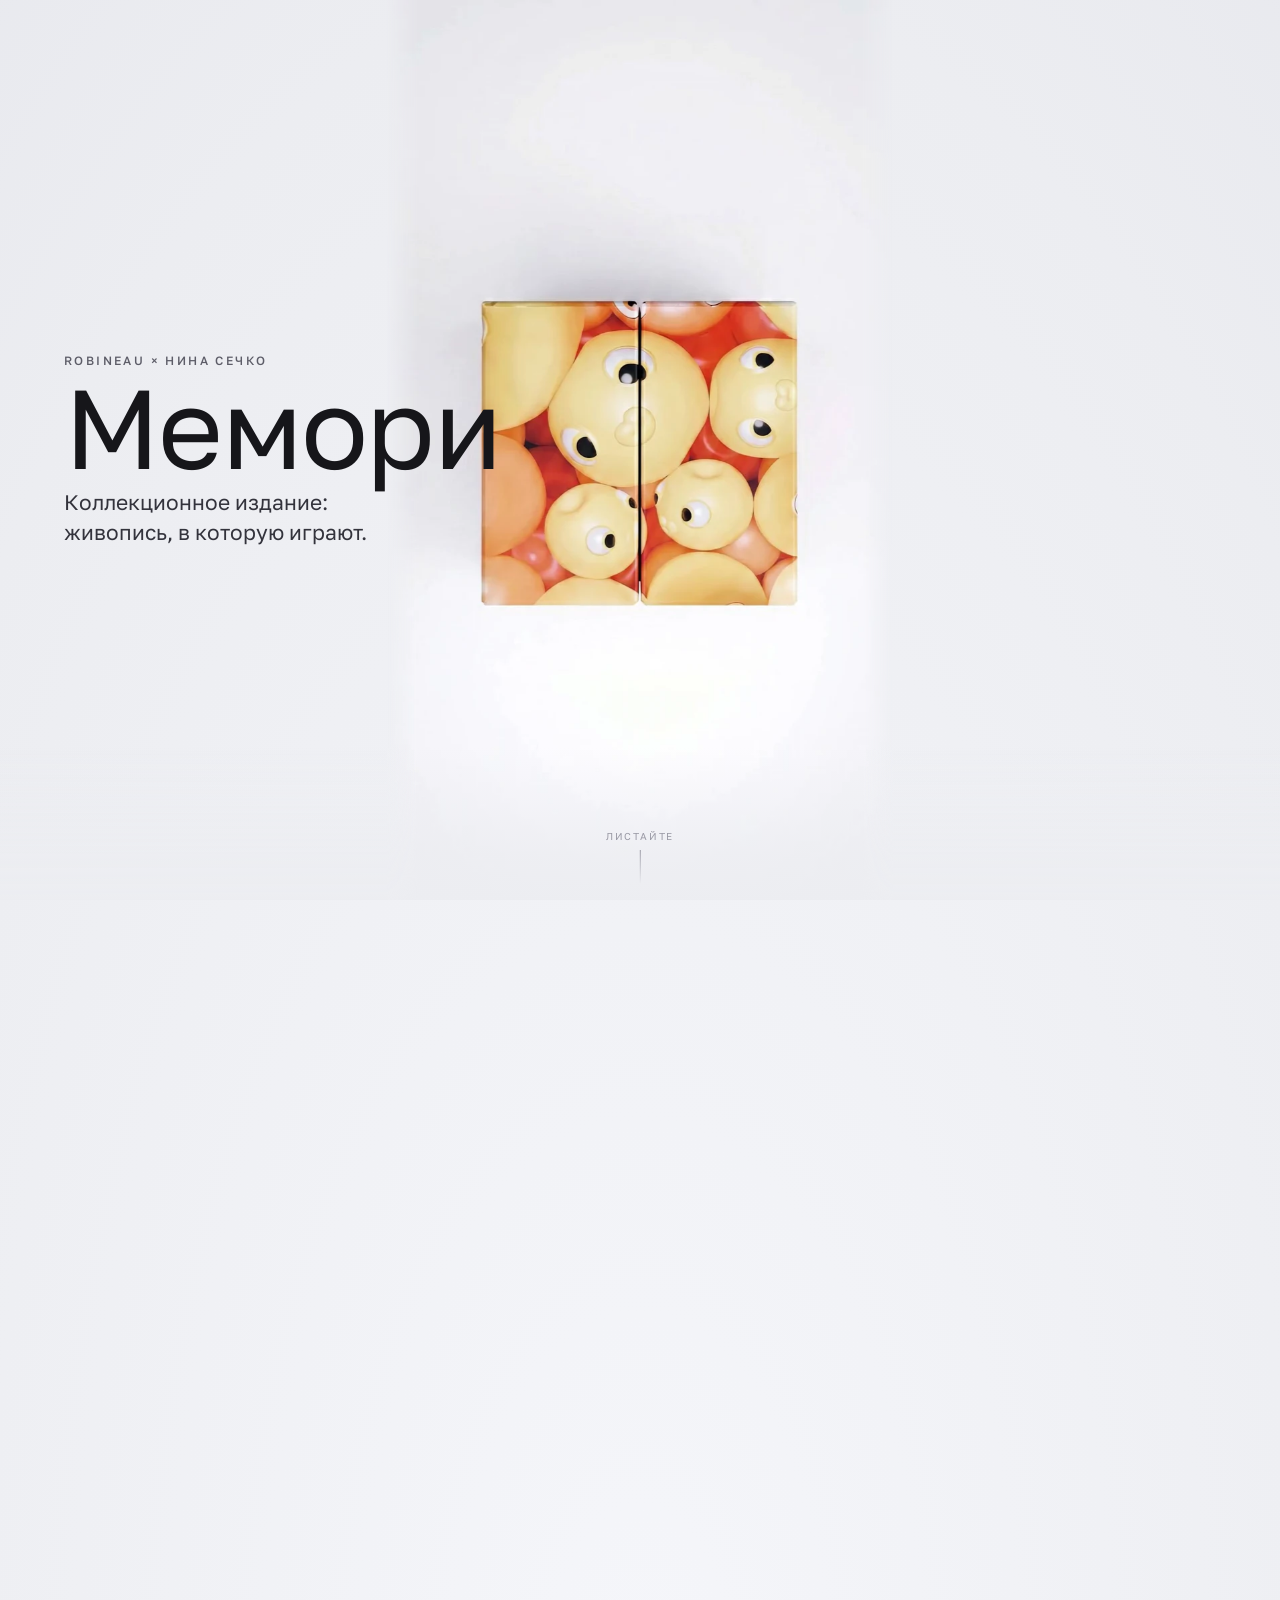
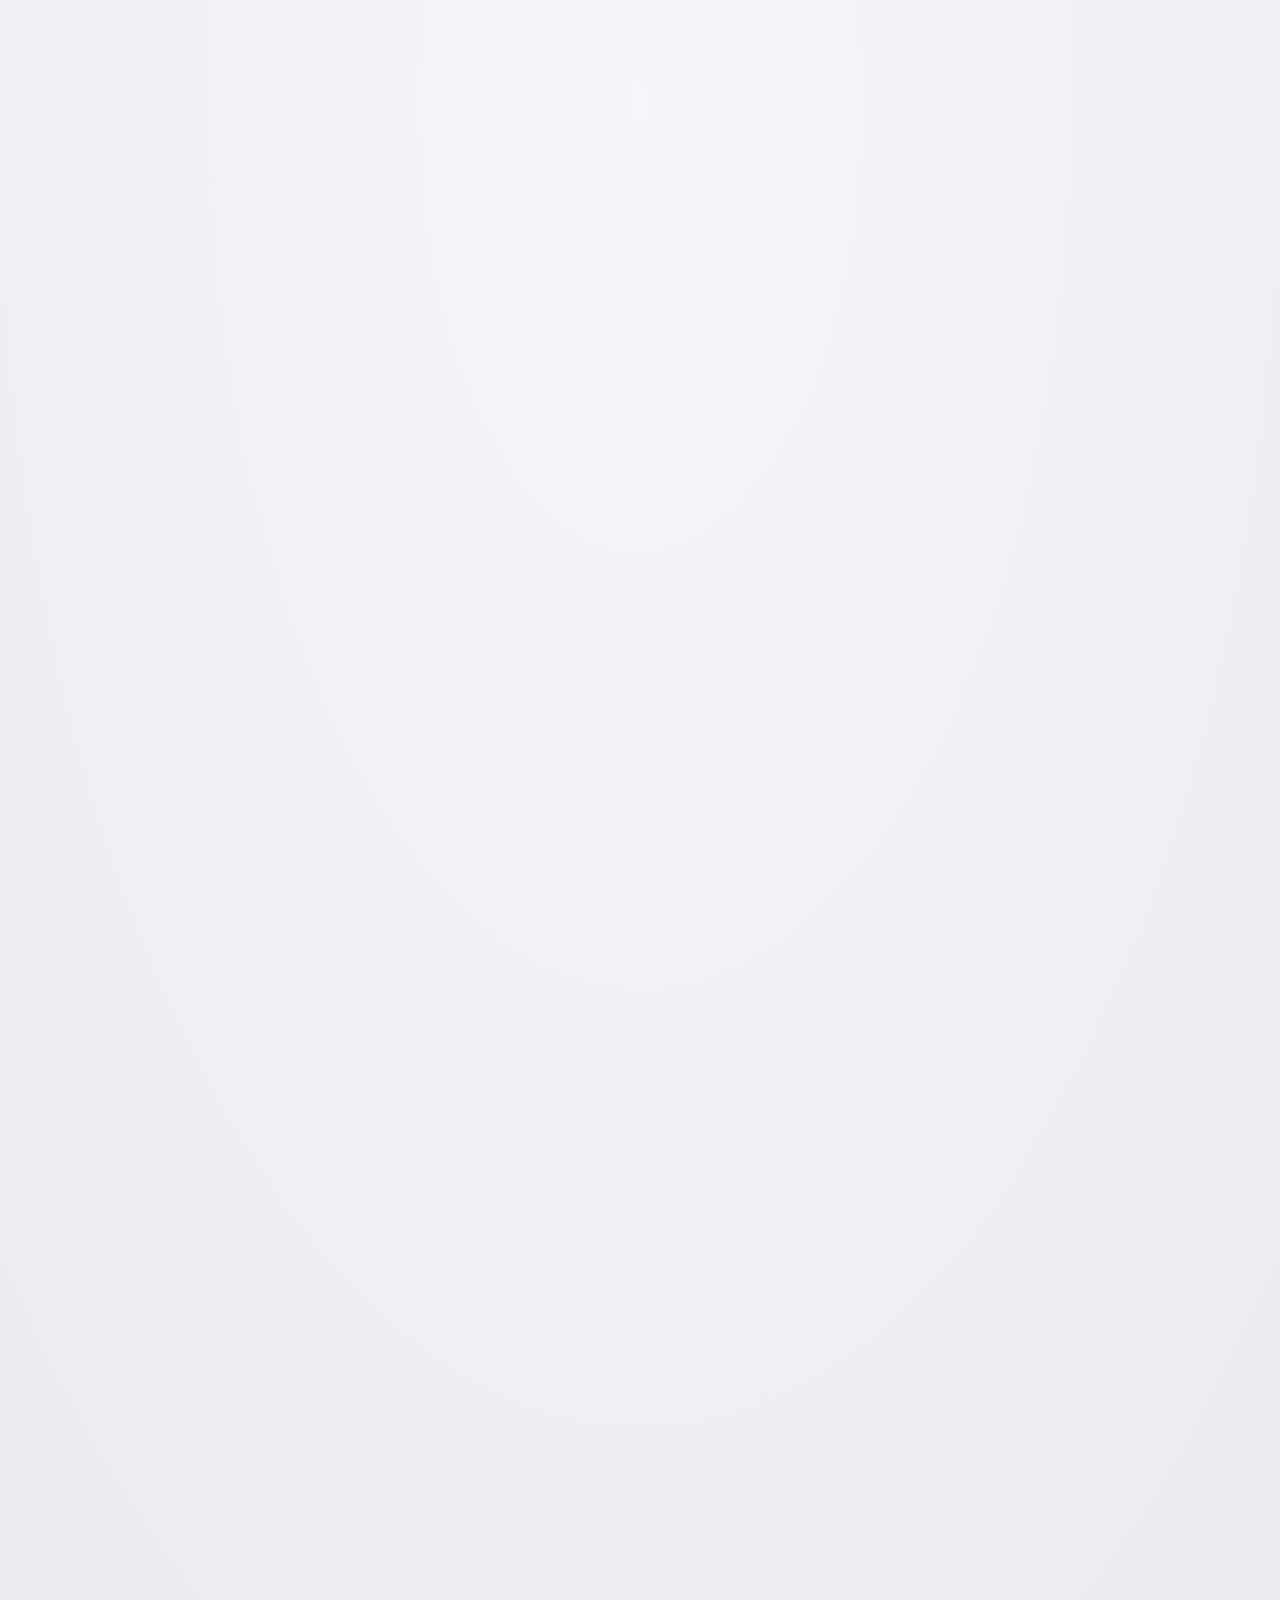
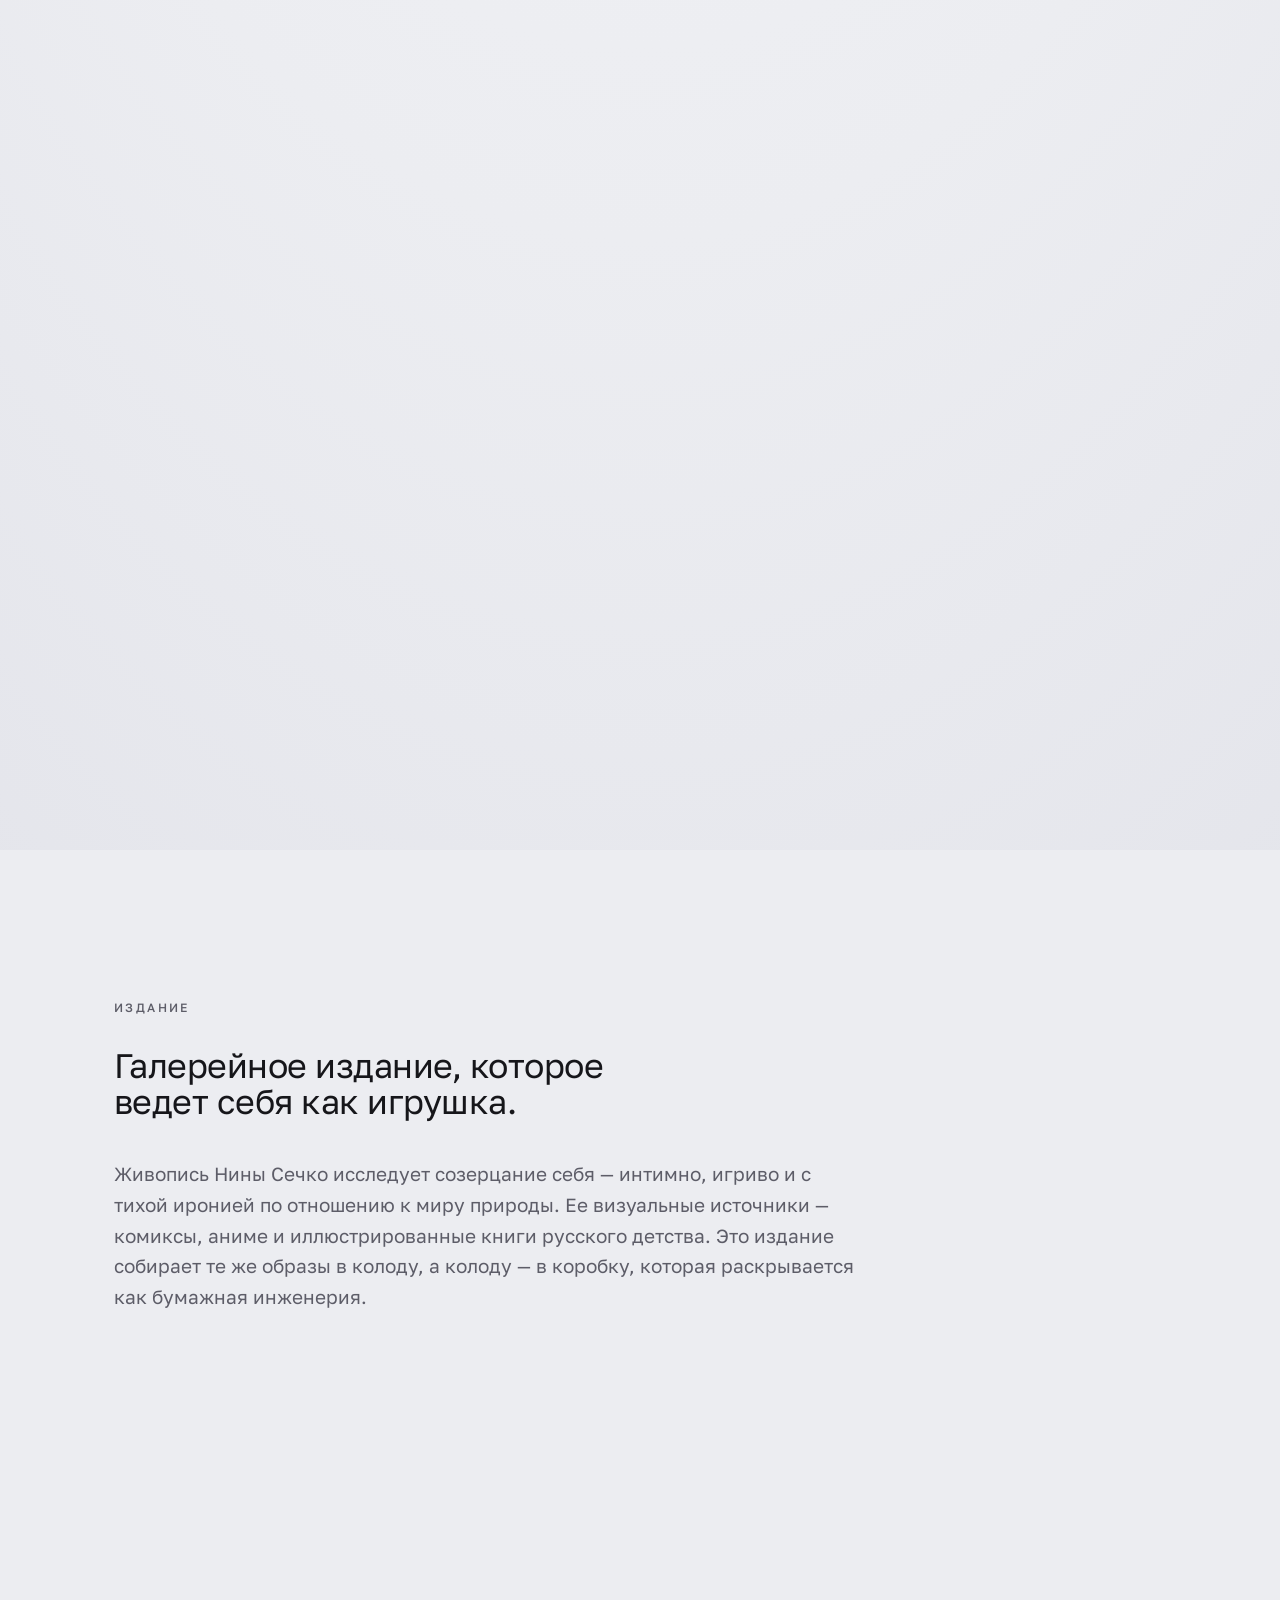
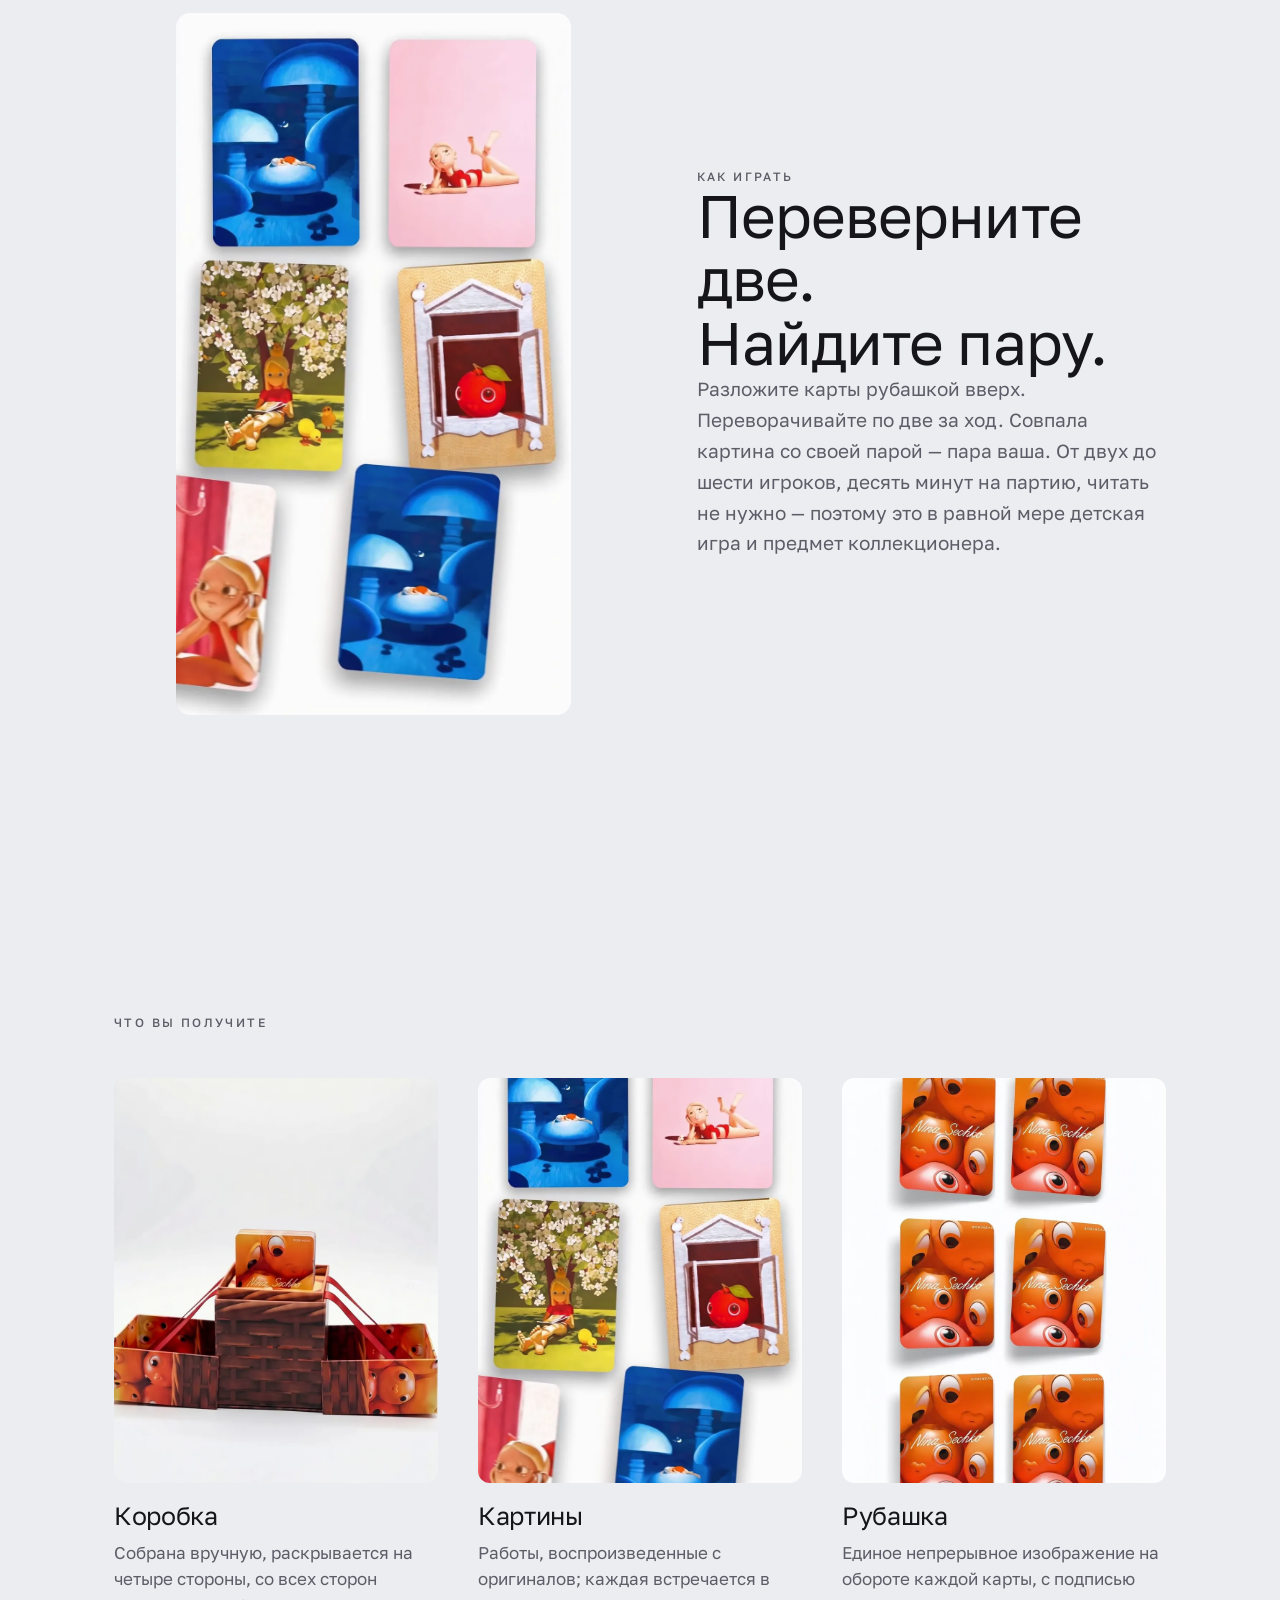
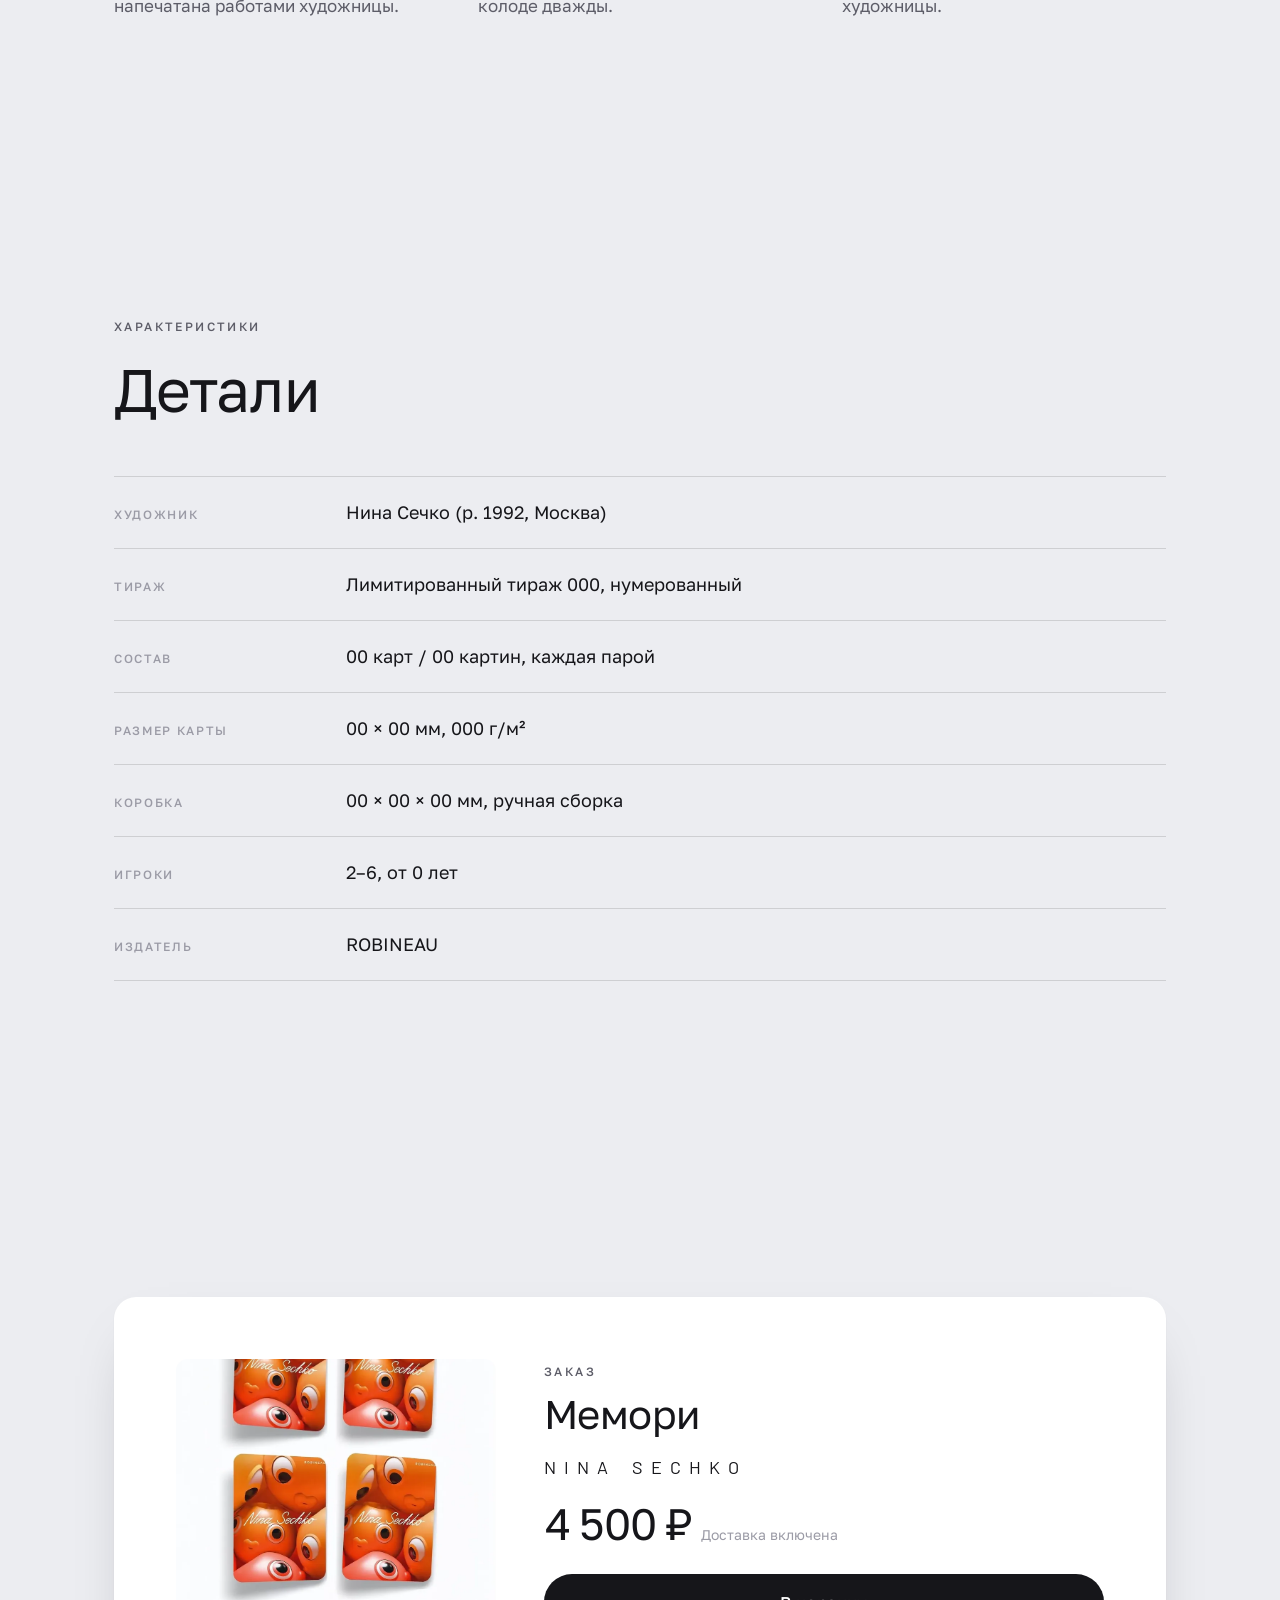
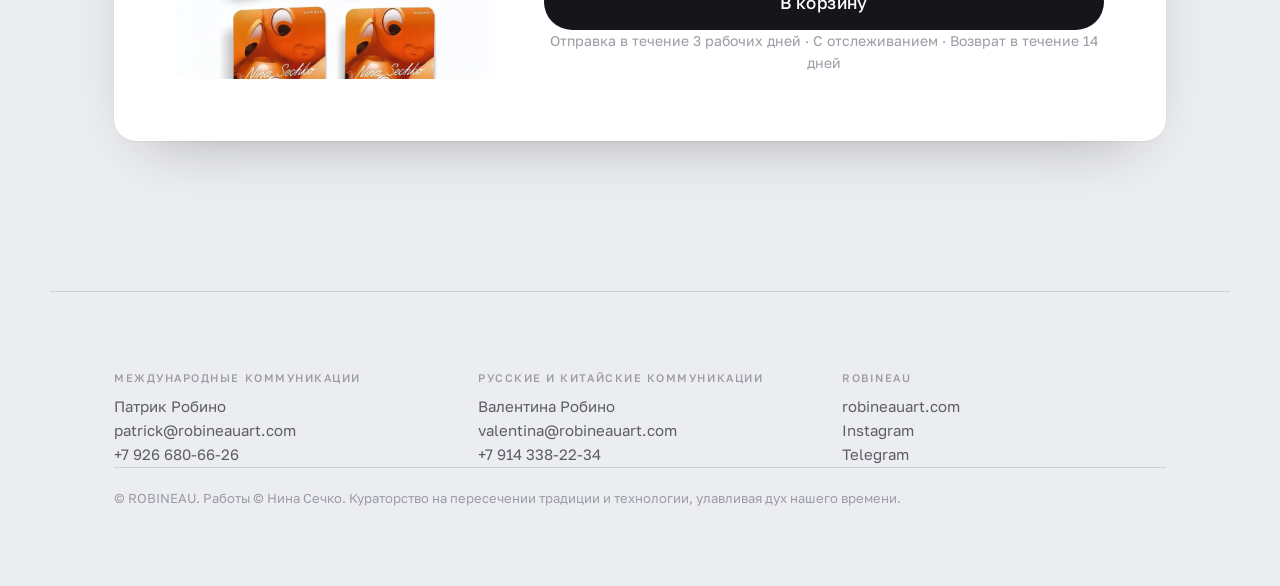
<file: index.html>
<!doctype html>
<html lang="ru">
<head>
<meta charset="utf-8">
<meta name="viewport" content="width=device-width,initial-scale=1,viewport-fit=cover">
<title>Мемори — Нина Сечко × ROBINEAU</title>
<meta name="description" content="Коллекционное издание: живопись, в которую играют. Нина Сечко, издано ROBINEAU.">
<meta name="theme-color" content="#ECEDF1">
<meta property="og:type" content="product">
<meta property="og:title" content="Мемори — Нина Сечко × ROBINEAU">
<meta property="og:description" content="Коллекционное издание: живопись, в которую играют.">
<meta property="og:image" content="https://futurenyx.github.io/nina-memory-game/media/og.jpg">
<meta name="twitter:card" content="summary_large_image">
<link rel="preconnect" href="https://fonts.googleapis.com">
<link rel="preconnect" href="https://fonts.gstatic.com" crossorigin>
<link rel="stylesheet" href="https://fonts.googleapis.com/css2?family=Barlow:wght@400;500&family=Golos+Text:wght@400;500;600&display=swap">
<style>
html,body{margin:0;padding:0;background:#ECEDF1}
/* ============================================================
   NINA SECHKO x ROBINEAU - scroll-opening hero
   Self-contained. Everything is namespaced under .nsx so it
   cannot collide with Tilda's own styles.
   ============================================================ */
.nsx *,.nsx *::before,.nsx *::after{box-sizing:border-box}
.nsx{
  /* ===== THE ONE SETTING WORTH CHANGING =====
     Background of this section. #ECEDF1 is sampled off the film's own
     studio backdrop, so the frames sit on the page instead of on top of
     it. If you would rather it matched a neighbouring Tilda section,
     white (#FFFFFF) and #F2F2F2 both look fine too - just change the
     three values on this line and the two below it.                      */
  --ground:#ECEDF1;
  --ground-rgb:236,237,241;   /* same colour as --ground, in r,g,b form */
  --ground-hi:#F5F6FA;
  --ground-lo:#E1E2E9;

  /* ===== HOW FAR THE FRAME BLENDS INTO THE PAGE =====
     --fade-y  how far up from the bottom edge the blend reaches
     --fade-x  how far in from the left and right edges (wide screens only)
     Bigger = softer join but more of the picture washed out. These are
     deliberately short: during the card burst the artwork reaches all
     four edges, so a long fade eats into it. */
  --fade-y:17%;
  --fade-x:6%;
  --ink:#16161A;
  --ink-soft:#5D5D68;
  --ink-mid:#33333C;
  --ink-faint:#9B9BA6;

  /* TildaSans is already loaded on any Tilda page, so the captions match
     the rest of the site and cost no extra network request. */
  --sans:"TildaSans","Golos Text",-apple-system,BlinkMacSystemFont,"Segoe UI",Roboto,"Helvetica Neue",Arial,sans-serif;
  --pad:clamp(20px,5.5vw,64px);

  font-family:var(--sans);
  color:var(--ink);
  background:var(--ground);
  -webkit-font-smoothing:antialiased;
  -moz-osx-font-smoothing:grayscale;
  -webkit-text-size-adjust:100%;
  text-size-adjust:100%;
  /* clip, NOT hidden - overflow:hidden on an ancestor kills position:sticky,
     which is the whole mechanism here. */
  overflow-x:clip;
}
.nsx canvas{display:block;max-width:100%}
.nsx p{margin:0}
.nsx h1{margin:0;font-weight:400;line-height:1.06}

/* ---------- the scroll runway ----------
   Taller = the box opens more slowly as you scroll. 350svh means about
   three and a half screens of scrolling to open the box fully. Drop it to
   250svh for a quicker open, raise it to 500svh for a slower one. */
.nsx__scrolly{
  position:relative;
  height:350vh;    /* fallback for browsers without svh */
  height:350svh;
  background:radial-gradient(120% 78% at 50% 42%,var(--ground-hi) 0%,var(--ground) 55%,var(--ground-lo) 100%);
}
@media (min-width:860px){.nsx__scrolly{height:450vh;height:450svh}}
@media (max-width:520px){.nsx__scrolly{height:320vh;height:320svh}}

.nsx__stage{
  position:sticky;
  top:0;
  /* svh (not vh / dvh) so the iOS URL bar collapsing never resizes the
     stage mid-scroll - that is the classic cause of jitter. */
  height:100vh;
  height:100svh;
  overflow:hidden;
  display:grid;
  place-items:center;
}

/* The canvas fills the height of the stage and is centred. On a phone it is
   wider than the screen, so the frame covers edge to edge with the sides
   cropped; on desktop it settles to exactly 9:16 with page ground either
   side. */
.nsx__canvas{
  position:absolute;
  top:0;
  left:50%;
  transform:translateX(-50%);
  height:100vh;
  height:100svh;
  width:min(100%,calc(100vh * 0.5625));
  width:min(100%,calc(100svh * 0.5625));
}
@media (min-width:860px){
  /* feather the vertical edges into the page so the frame does not end on
     a hard line. Not needed on a phone, where it is already full-bleed. */
  .nsx__canvas{
    -webkit-mask-image:linear-gradient(90deg,transparent 0,#000 var(--fade-x),#000 calc(100% - var(--fade-x)),transparent 100%);
    mask-image:linear-gradient(90deg,transparent 0,#000 var(--fade-x),#000 calc(100% - var(--fade-x)),transparent 100%);
  }
}

/* Bottom blend: dissolves the foot of the frame into the page. Kept short so
   it grounds the box without washing over it. */
.nsx__scrim{
  position:absolute;
  inset:0;
  pointer-events:none;
  background:linear-gradient(to top,
    rgba(var(--ground-rgb),.97) 0%,
    rgba(var(--ground-rgb),.80) calc(var(--fade-y) * 0.30),
    rgba(var(--ground-rgb),.36) calc(var(--fade-y) * 0.64),
    rgba(var(--ground-rgb),0)   var(--fade-y));
}

/* ---------- captions (optional) ---------- */
.nsx__caps{
  position:absolute;
  inset:0;
  pointer-events:none;
  padding:var(--pad);
  padding-left:calc(var(--pad) + env(safe-area-inset-left,0px));
  padding-right:calc(var(--pad) + env(safe-area-inset-right,0px));
  display:grid;
}
.nsx__cap{
  grid-area:1/1;
  align-self:end;
  justify-self:start;
  max-width:min(34ch,94%);
  opacity:0;
  will-change:opacity,transform;
  padding-bottom:clamp(52px,10vh,84px);
}
.nsx__cap > * + *{margin-top:.7em}

/* Legibility without a scrim: a halo of the ground colour around the glyphs
   themselves. Only touches the pixels immediately behind the type, so it
   costs nothing where the frame is empty. Stacked fairly heavily because a
   long caption ends up over the box itself, which is dark and busy. */
.nsx__cap p{
  text-shadow:
    0 0 6px rgba(var(--ground-rgb),1),
    0 0 12px rgba(var(--ground-rgb),.98),
    0 0 22px rgba(var(--ground-rgb),.92),
    0 0 38px rgba(var(--ground-rgb),.75),
    0 0 60px rgba(var(--ground-rgb),.5);
}
/* the small uppercase label has thin strokes, so it needs the most help */
.nsx__cap .nsx__eyebrow{color:var(--ink-mid)}

@media (min-width:860px){
  /* wide screens: captions leave the frame and sit in the left gutter */
  .nsx__cap{align-self:center;padding-bottom:0;max-width:min(32ch,32%)}
  .nsx__cap p{text-shadow:none}
  .nsx__cap .nsx__eyebrow{color:var(--ink-soft)}
}

.nsx__eyebrow{
  font-size:clamp(10px,2.5vw,12px);
  letter-spacing:.2em;
  text-transform:uppercase;
  color:var(--ink-soft);
  font-weight:500;
}
.nsx__title{
  font-size:clamp(44px,13vw,112px);
  line-height:.94;
  letter-spacing:-.038em;
  font-weight:400;
}
.nsx__capText{
  font-size:clamp(16px,4.2vw,21px);
  line-height:1.45;
  color:var(--ink-mid);
  max-width:32ch;
}

/* ---------- scroll hint ---------- */
.nsx__hint{
  position:absolute;
  right:calc(var(--pad) + env(safe-area-inset-right,0px));
  bottom:calc(16px + env(safe-area-inset-bottom,0px));
  display:flex;
  flex-direction:column;
  align-items:flex-end;
  gap:.8em;
  font-size:10px;
  letter-spacing:.18em;
  text-transform:uppercase;
  color:var(--ink-faint);
  pointer-events:none;
  will-change:opacity;
}
.nsx__hintBar{
  display:block;width:1px;height:34px;
  background:linear-gradient(var(--ink-faint),transparent);
}
@media (prefers-reduced-motion:no-preference){
  .nsx__hintBar{animation:nsxDrop 2.1s ease-in-out infinite}
}
@keyframes nsxDrop{
  0%,100%{transform:scaleY(.35);transform-origin:top;opacity:.35}
  50%{transform:scaleY(1);transform-origin:top;opacity:1}
}
@media (min-width:860px){
  .nsx__hint{left:50%;right:auto;transform:translateX(-50%);align-items:center}
}

/* ---------- loading meter ---------- */
.nsx__meter{position:absolute;left:0;top:0;height:2px;width:100%;pointer-events:none}
.nsx__meterFill{
  height:100%;width:0%;
  background:#D9674F;
  transition:width .3s linear,opacity .6s .4s;
}

@media (prefers-reduced-motion:reduce){
  .nsx__hintBar{animation:none}
}

/* ============================================================
   NINA SECHKO x ROBINEAU - product page
   Palette sampled from the film: cool studio grey ground,
   coral card-back accent, cobalt card-face secondary.
   ============================================================ */
.nsx *,.nsx *::before,.nsx *::after{box-sizing:border-box}
.nsx{
  --ground:#ECEDF1;
  --ground-hi:#F5F6FA;
  --ground-lo:#E1E2E9;
  --ink:#16161A;
  --ink-soft:#5D5D68;
  --ink-mid:#33333C;
  --ink-faint:#9B9BA6;
  --rule:rgba(22,22,26,.14);
  --coral:#D9674F;
  --cobalt:#0A2D72;
  --shell:#FFFFFF;

  /* Golos Text is a contemporary Russian family drawn Cyrillic-first, so
     the running text is not Latin metrics with Cyrillic bolted on.
     Barlow is kept ONLY for the Latin artist-name lockup - it has no
     Cyrillic whatsoever and would fall back silently. */
  --sans:"Golos Text",-apple-system,BlinkMacSystemFont,"Segoe UI",Roboto,"Helvetica Neue",Arial,sans-serif;
  --pad:clamp(20px,5.5vw,64px);
  --maxw:1180px;

  font-family:var(--sans);
  color:var(--ink);
  background:var(--ground);
  -webkit-font-smoothing:antialiased;
  -moz-osx-font-smoothing:grayscale;
  text-size-adjust:100%;
  -webkit-text-size-adjust:100%;
  /* clip, NOT hidden - overflow:hidden on an ancestor kills
     position:sticky, which is what the whole hero depends on. */
  overflow-x:clip;
}
.nsx img,.nsx video,.nsx canvas{display:block;max-width:100%}
.nsx p{margin:0}
.nsx h1,.nsx h2,.nsx h3{margin:0;font-weight:400;letter-spacing:-.015em;line-height:1.06}

/* ---------- shared type ---------- */
.nsx__eyebrow{
  font-size:clamp(10px,2.5vw,12px);
  letter-spacing:.2em;
  text-transform:uppercase;
  color:var(--ink-soft);
  font-weight:500;
}
.nsx__h2{font-size:clamp(30px,6.2vw,60px)}
.nsx__h3{font-size:clamp(19px,3.4vw,25px);letter-spacing:-.01em}
.nsx__body{
  font-size:clamp(16px,3.9vw,19px);
  line-height:1.62;
  color:var(--ink-soft);
  max-width:62ch;
}
.nsx__lead{
  font-size:clamp(21px,5vw,34px);
  line-height:1.34;
  letter-spacing:-.017em;
  color:var(--ink);
  max-width:22ch;
}

/* Artist-name lockup - Barlow Regular, caps, two literal spaces
   between letters (ROBINEAU house rule). Do NOT swap the spaces
   for CSS letter-spacing. */
.nsx__lockup{
  font-family:"Barlow",Arial,sans-serif;
  font-weight:400;
  text-transform:uppercase;
  white-space:pre-wrap;
  font-size:clamp(12px,3.2vw,18px);
  line-height:1.4;
  color:var(--ink);
}

.nsx__section{
  padding:clamp(72px,13vw,150px) var(--pad);
  max-width:var(--maxw);
  margin-inline:auto;
}

/* ============================================================
   2. STATEMENT
   ============================================================ */
.nsx__statement .nsx__eyebrow{margin-bottom:clamp(20px,4vw,32px)}
.nsx__statement .nsx__lead{max-width:24ch;margin-bottom:clamp(26px,5vw,40px)}

/* ============================================================
   3. PLAY (looping film)
   ============================================================ */
.nsx__play{
  display:grid;
  gap:clamp(28px,5vw,64px);
  align-items:center;
  grid-template-columns:1fr;
}
@media (min-width:860px){
  .nsx__play{grid-template-columns:minmax(0,1.05fr) minmax(0,.95fr)}
}
.nsx__playFrame{
  position:relative;
  border-radius:14px;
  overflow:hidden;
  background:var(--ground-lo);
  aspect-ratio:9/16;
  /* cap by WIDTH, not max-height: capping the height leaves the box wider
     than 9:16 and object-fit:cover then crops the top and bottom off. */
  width:min(100%,calc(78svh * 0.5625));
  margin-inline:auto;
}
.nsx__playFrame video{width:100%;height:100%;object-fit:contain}
.nsx__playCopy > * + *{margin-top:clamp(14px,2.6vw,22px)}

/* ============================================================
   4. FEATURE TRIPTYCH
   ============================================================ */
.nsx__grid{
  display:grid;
  gap:clamp(24px,4vw,40px);
  grid-template-columns:1fr;
}
@media (min-width:720px){.nsx__grid{grid-template-columns:repeat(3,1fr)}}
.nsx__card figure{margin:0}
.nsx__card img{
  width:100%;
  /* height:auto is required - the width/height HTML attributes are
     presentational hints and would otherwise beat aspect-ratio. */
  height:auto;
  aspect-ratio:4/5;
  object-fit:cover;
  object-position:center 48%;
  border-radius:12px;
  background:var(--ground-lo);
}
.nsx__card figcaption{margin-top:clamp(14px,2.4vw,20px)}
.nsx__card h3{margin-bottom:.42em}
.nsx__card p{font-size:clamp(15px,3.6vw,17px);line-height:1.55;color:var(--ink-soft)}

/* ============================================================
   5. SPECS
   ============================================================ */
.nsx__specs{
  border-top:1px solid var(--rule);
  margin-top:clamp(34px,6vw,54px);
}
.nsx__spec{
  display:grid;
  grid-template-columns:1fr;
  gap:4px;
  padding:clamp(16px,3vw,22px) 0;
  border-bottom:1px solid var(--rule);
}
@media (min-width:640px){
  .nsx__spec{grid-template-columns:minmax(0,13rem) 1fr;gap:24px;align-items:baseline}
}
.nsx__spec dt{
  font-size:clamp(11px,2.6vw,12px);
  letter-spacing:.14em;
  text-transform:uppercase;
  color:var(--ink-faint);
  font-weight:500;
}
.nsx__spec dd{margin:0;font-size:clamp(16px,3.8vw,18px);line-height:1.5;color:var(--ink)}

/* ============================================================
   6. BUY
   ============================================================ */
.nsx__buy{
  background:var(--shell);
  border-radius:clamp(16px,3vw,22px);
  padding:clamp(28px,6vw,62px);
  display:grid;
  gap:clamp(24px,4vw,48px);
  grid-template-columns:1fr;
  align-items:center;
  box-shadow:0 1px 2px rgba(22,22,26,.05),0 24px 60px -34px rgba(22,22,26,.4);
}
@media (min-width:820px){.nsx__buy{grid-template-columns:minmax(0,320px) 1fr}}
.nsx__buyMedia{
  border-radius:12px;overflow:hidden;background:var(--ground);
  aspect-ratio:1/1;
}
.nsx__buyMedia img{width:100%;height:100%;object-fit:cover}
.nsx__price{
  display:flex;align-items:baseline;gap:.6em;flex-wrap:wrap;
  margin:clamp(16px,3vw,22px) 0 clamp(20px,3.6vw,28px);
}
.nsx__priceNow{font-size:clamp(30px,7vw,44px);line-height:1;letter-spacing:-.03em;font-variant-numeric:tabular-nums}
.nsx__priceNote{font-size:14px;color:var(--ink-faint)}

.nsx__btn{
  -webkit-appearance:none;appearance:none;
  display:inline-flex;align-items:center;justify-content:center;gap:.6em;
  width:100%;
  min-height:56px;
  padding:17px 30px;
  border:0;border-radius:100px;
  background:var(--ink);color:#fff;
  font-family:inherit;
  font-size:clamp(16px,3.9vw,17px);
  font-weight:500;letter-spacing:.02em;
  cursor:pointer;
  text-decoration:none;
  transition:transform .18s cubic-bezier(.2,.7,.3,1),background-color .2s;
  touch-action:manipulation;
}
.nsx__btn:hover{background:var(--coral)}
.nsx__btn:active{transform:scale(.985)}
.nsx__btn:focus-visible{outline:2px solid var(--coral);outline-offset:3px}
.nsx__btn[disabled]{opacity:.45;pointer-events:none}
.nsx__reassure{
  margin-top:14px;font-size:14px;line-height:1.55;color:var(--ink-faint);text-align:center;
}

/* sticky mobile buy bar */
.nsx__dock{
  position:fixed;
  left:0;right:0;bottom:0;
  z-index:40;
  padding:10px var(--pad) calc(10px + env(safe-area-inset-bottom,0px));
  background:rgba(236,237,241,.86);
  -webkit-backdrop-filter:saturate(160%) blur(14px);
  backdrop-filter:saturate(160%) blur(14px);
  border-top:1px solid var(--rule);
  transform:translateY(110%);
  transition:transform .38s cubic-bezier(.2,.7,.3,1);
}
.nsx__dock.is-on{transform:none}
.nsx__dock .nsx__btn{min-height:50px;padding:13px 24px}
@media (min-width:820px){.nsx__dock{display:none}}

/* ============================================================
   7. FOOTER
   ============================================================ */
.nsx__footer{
  border-top:1px solid var(--rule);
  padding:clamp(46px,8vw,80px) var(--pad);
  padding-bottom:calc(clamp(46px,8vw,80px) + env(safe-area-inset-bottom,0px) + 60px);
  max-width:var(--maxw);margin-inline:auto;
}
@media (min-width:820px){
  .nsx__footer{padding-bottom:clamp(46px,8vw,80px)}
}
.nsx__footGrid{
  display:grid;gap:clamp(26px,4vw,40px);grid-template-columns:1fr;
}
@media (min-width:720px){.nsx__footGrid{grid-template-columns:repeat(3,1fr)}}
.nsx__footGrid h3{
  font-size:11px;letter-spacing:.14em;text-transform:uppercase;
  color:var(--ink-faint);margin-bottom:.95em;font-weight:500;
}
.nsx__footGrid p,.nsx__footGrid a{
  font-size:15px;line-height:1.62;color:var(--ink-soft);
  text-decoration:none;display:block;
}
.nsx__footGrid a:hover{color:var(--coral)}
.nsx__colophon{
  margin-top:clamp(34px,6vw,56px);padding-top:22px;border-top:1px solid var(--rule);
  font-size:13px;color:var(--ink-faint);
}

/* ---------- scroll reveal ---------- */
.nsx__rise{opacity:0;transform:translateY(22px)}
.nsx__rise.is-in{
  opacity:1;transform:none;
  transition:opacity .8s cubic-bezier(.2,.7,.3,1),transform .8s cubic-bezier(.2,.7,.3,1);
}
@media (prefers-reduced-motion:reduce){
  .nsx__rise{opacity:1;transform:none;transition:none}
  .nsx__hintBar{animation:none}
  .nsx__dock{transition:none}
}


</style>
</head>
<body>
<!-- =========================================================
     NINA SECHKO x ROBINEAU - product page (RU)
     All wording lives in this file. Anything tagged REPLACE in a
     trailing comment is placeholder text awaiting the real copy.
     House rule: no "e with diaeresis" anywhere in the Russian.
     . is rewritten by build.py to the asset host.
     ========================================================= -->
<div class="nsx">

  <noscript><style>
    /* without JS there is no scrub, so collapse the runway to one screen
       and pin the opening caption */
    .nsx__scrolly{height:100vh;height:100svh}
    .nsx__cap--intro{opacity:1!important}
    .nsx__hint{display:none}
  </style></noscript>

  <!-- ============ 1. SCROLL-SCRUB HERO ============ -->
  <section class="nsx__scrolly" id="nsx-open" aria-label="Коробка открывается">
    <div class="nsx__stage">

      <canvas class="nsx__canvas"
              role="img"
              aria-label="Собранная вручную коробка раскрывается, и из нее вылетает колода карт с картинами"
              style="background:#ECEDF1 url('./media/poster.webp') center/cover no-repeat"></canvas>

      <div class="nsx__scrim" aria-hidden="true"></div>

      <div class="nsx__meter" aria-hidden="true"><span class="nsx__meterFill"></span></div>

      <div class="nsx__caps">

        <div class="nsx__cap nsx__cap--intro" data-from="0.00" data-to="0.15" style="opacity:1">
          <p class="nsx__eyebrow">ROBINEAU &times; НИНА СЕЧКО</p>
          <h1 class="nsx__title">Мемори</h1><!-- REPLACE: название продукта -->
          <p class="nsx__capText">Коллекционное издание: живопись, в которую играют.</p><!-- REPLACE -->
        </div>

        <div class="nsx__cap" data-from="0.26" data-to="0.42">
          <p class="nsx__eyebrow">Коробка</p>
          <p class="nsx__capText">Собрана вручную и раскрывается сразу на четыре стороны.</p><!-- REPLACE -->
        </div>

        <div class="nsx__cap" data-from="0.54" data-to="0.70">
          <p class="nsx__eyebrow">Внутри</p>
          <p class="nsx__capText">Полная колода, напечатанная с оригинальных работ.</p><!-- REPLACE -->
        </div>

        <div class="nsx__cap" data-from="0.85" data-to="1.00">
          <p class="nsx__eyebrow">Игра</p>
          <p class="nsx__capText">Переверните две карты. Найдите пару. Заберите картину.</p><!-- REPLACE -->
        </div>

      </div>

      <div class="nsx__hint" aria-hidden="true">
        <span>Листайте</span>
        <span class="nsx__hintBar"></span>
      </div>
    </div>
  </section>

  <!-- ============ 2. STATEMENT ============ -->
  <section class="nsx__section nsx__statement">
    <p class="nsx__eyebrow nsx__rise">Издание</p>
    <h2 class="nsx__h2 nsx__lead nsx__rise">Галерейное издание, которое ведет себя как игрушка.</h2><!-- REPLACE -->
    <p class="nsx__body nsx__rise">
      Живопись Нины Сечко исследует созерцание себя &mdash; интимно, игриво и с тихой иронией по
      отношению к миру природы. Ее визуальные источники &mdash; комиксы, аниме и иллюстрированные
      книги русского детства. Это издание собирает те же образы в колоду, а колоду &mdash; в коробку,
      которая раскрывается как бумажная инженерия.
    </p><!-- REPLACE: полное описание продукта -->
  </section>

  <!-- ============ 3. HOW IT PLAYS ============ -->
  <section class="nsx__section">
    <div class="nsx__play">
      <div class="nsx__playFrame nsx__rise">
        <video
          src="./media/play.mp4"
          poster="./media/still-spread.webp"
          muted playsinline loop preload="metadata"
          disablepictureinpicture
          aria-label="Карты разложены и разыгрываются как игра на память"></video>
      </div>
      <div class="nsx__playCopy">
        <p class="nsx__eyebrow nsx__rise">Как играть</p>
        <h2 class="nsx__h2 nsx__rise">Переверните две.<br>Найдите пару.</h2><!-- REPLACE -->
        <p class="nsx__body nsx__rise">
          Разложите карты рубашкой вверх. Переворачивайте по две за ход. Совпала картина со своей
          парой &mdash; пара ваша. От двух до шести игроков, десять минут на партию, читать не нужно
          &mdash; поэтому это в равной мере детская игра и предмет коллекционера.
        </p><!-- REPLACE: проверьте правила -->
      </div>
    </div>
  </section>

  <!-- ============ 4. WHAT ARRIVES ============ -->
  <section class="nsx__section">
    <p class="nsx__eyebrow nsx__rise" style="margin-bottom:clamp(28px,5vw,48px)">Что вы получите</p>
    <div class="nsx__grid">

      <div class="nsx__card nsx__rise">
        <figure>
          <img src="./media/still-open.webp" alt="Раскрытая коробка" loading="lazy" decoding="async" width="900" height="1600">
          <figcaption>
            <h3 class="nsx__h3">Коробка</h3><!-- REPLACE -->
            <p>Собрана вручную, раскрывается на четыре стороны, со всех сторон напечатана работами художницы.</p><!-- REPLACE -->
          </figcaption>
        </figure>
      </div>

      <div class="nsx__card nsx__rise">
        <figure>
          <img src="./media/still-spread.webp" alt="Разложенные карты с картинами" loading="lazy" decoding="async" width="900" height="1600">
          <figcaption>
            <h3 class="nsx__h3">Картины</h3><!-- REPLACE -->
            <p>Работы, воспроизведенные с оригиналов; каждая встречается в колоде дважды.</p><!-- REPLACE -->
          </figcaption>
        </figure>
      </div>

      <div class="nsx__card nsx__rise">
        <figure>
          <img src="./media/still-backs.webp" alt="Рубашка карт" loading="lazy" decoding="async" width="900" height="1600">
          <figcaption>
            <h3 class="nsx__h3">Рубашка</h3><!-- REPLACE -->
            <p>Единое непрерывное изображение на обороте каждой карты, с подписью художницы.</p><!-- REPLACE -->
          </figcaption>
        </figure>
      </div>

    </div>
  </section>

  <!-- ============ 5. SPECIFICATION ============ -->
  <section class="nsx__section">
    <p class="nsx__eyebrow nsx__rise">Характеристики</p>
    <h2 class="nsx__h2 nsx__rise" style="margin-top:.4em">Детали</h2>

    <dl class="nsx__specs nsx__rise"><!-- REPLACE: все значения ниже -->
      <div class="nsx__spec"><dt>Художник</dt><dd>Нина Сечко (р. 1992, Москва)</dd></div>
      <div class="nsx__spec"><dt>Тираж</dt><dd>Лимитированный тираж 000, нумерованный</dd></div>
      <div class="nsx__spec"><dt>Состав</dt><dd>00 карт / 00 картин, каждая парой</dd></div>
      <div class="nsx__spec"><dt>Размер карты</dt><dd>00 &times; 00 мм, 000 г/м&sup2;</dd></div>
      <div class="nsx__spec"><dt>Коробка</dt><dd>00 &times; 00 &times; 00 мм, ручная сборка</dd></div>
      <div class="nsx__spec"><dt>Игроки</dt><dd>2&ndash;6, от 0 лет</dd></div>
      <div class="nsx__spec"><dt>Издатель</dt><dd>ROBINEAU</dd></div>
    </dl>
  </section>

  <!-- ============ 6. BUY ============ -->
  <section class="nsx__section" id="nsx-buy">
    <div class="nsx__buy nsx__rise">

      <div class="nsx__buyMedia">
        <img src="./media/still-backs.webp" alt="Рубашка карт" loading="lazy" decoding="async" width="900" height="1600">
      </div>

      <div>
        <p class="nsx__eyebrow">Заказ</p>
        <h2 class="nsx__h2" style="margin-top:.35em;font-size:clamp(26px,5.4vw,40px)">
          Мемори
        </h2><!-- REPLACE: название продукта -->

        <!-- Artist name lockup: Barlow Regular, caps, two literal spaces.
             Kept in Latin because Barlow has no Cyrillic at all - a Cyrillic
             lockup here would silently fall back to a system font. -->
        <p class="nsx__lockup" style="margin-top:1.1em">N&nbsp;&nbsp;I&nbsp;&nbsp;N&nbsp;&nbsp;A&nbsp;&nbsp;&nbsp;&nbsp;&nbsp;&nbsp;S&nbsp;&nbsp;E&nbsp;&nbsp;C&nbsp;&nbsp;H&nbsp;&nbsp;K&nbsp;&nbsp;O</p>

        <div class="nsx__price">
          <span class="nsx__priceNow">4&nbsp;500&nbsp;&#8381;</span><!-- REPLACE: цена -->
          <span class="nsx__priceNote">Доставка включена</span><!-- REPLACE -->
        </div>

        <a class="nsx__btn" data-nsx-buy href="#" role="button">В корзину</a><!-- REPLACE: текст кнопки -->

        <p class="nsx__reassure">
          Отправка в течение 3 рабочих дней &middot; С отслеживанием &middot; Возврат в течение 14 дней
        </p><!-- REPLACE -->
      </div>

    </div>
  </section>

  <!-- ============ 7. FOOTER ============ -->
  <footer class="nsx__footer">
    <div class="nsx__footGrid">

      <div>
        <h3>Международные коммуникации</h3>
        <p>Патрик Робино</p>
        <a href="mailto:patrick@robineauart.com">patrick@robineauart.com</a>
        <a href="tel:+79266806626">+7 926 680-66-26</a>
      </div>

      <div>
        <h3>Русские и китайские коммуникации</h3>
        <p>Валентина Робино</p>
        <a href="mailto:valentina@robineauart.com">valentina@robineauart.com</a>
        <a href="tel:+79143382234">+7 914 338-22-34</a>
      </div>

      <div>
        <h3>ROBINEAU</h3>
        <a href="https://www.robineauart.com" target="_blank" rel="noopener">robineauart.com</a>
        <a href="https://www.instagram.com/robineau_gallery" target="_blank" rel="noopener">Instagram</a>
        <a href="https://t.me/robineauart" target="_blank" rel="noopener">Telegram</a>
      </div>

    </div>

    <p class="nsx__colophon">
      &copy; ROBINEAU. Работы &copy; Нина Сечко. Кураторство на пересечении традиции и технологии,
      улавливая дух нашего времени.
    </p>
  </footer>

  <!-- sticky buy bar, phones only -->
  <div class="nsx__dock">
    <a class="nsx__btn" data-nsx-buy href="#" role="button">В корзину &mdash; 4&nbsp;500&nbsp;&#8381;</a><!-- REPLACE -->
  </div>

</div>

<script>
/* ============================================================
   NINA SECHKO x ROBINEAU - scroll-opening hero

   Scrubs a 123-frame image sequence with the scroll position.
   It is NOT a video: scrubbing video.currentTime on iOS Safari
   judders, because Safari only repaints when a seek completes.

   The only thing you normally need to touch is NSX_HERO.assetBase.
   ============================================================ */
(function () {
  'use strict';

  var NSX_HERO = {
    /* Where the frames live. Must be an https:// base with the frame
       folders under it. Tilda cannot host these - see the README. */
    assetBase: 'https://futurenyx.github.io/nina-memory-game',
    frameCount: 123,
    frameExt: '.webp',

    /* Two frame sets at different resolutions. The page picks one at load
       from screen width x pixel density, so a 3x phone gets the sharp set
       and an older 2x phone is not made to download it.
       To force one, set the other to null. */
    std: { dir: '/frames/f_',    width: 756  },   /* ~2.8 MB */
    hi:  { dir: '/frames-hi/f_', width: 1080 }    /* ~4.6 MB, source resolution */
  };

  /* ---------------------------------------------------------- */

  var root = document.querySelector('.nsx');
  if (!root) return;

  var BASE = (NSX_HERO.assetBase || '.').replace(/\/$/, '');
  var TOTAL = NSX_HERO.frameCount;
  var FRAME_AR = 9 / 16;
  var MAX_DPR = 3;

  /* ---------------------------------------------------------
     Which frame set to download.

     The canvas is the largest 9:16 box that fits the screen, so the pixels
     actually needed are (that box's CSS width) x (pixel density). If the
     small set would have to be stretched more than ~15% we fetch the big
     one; otherwise the small one is already sharp and 1.8 MB lighter.

     Overridden down to the small set when the device reports little memory
     or the user has asked for reduced data, because holding 123 decoded
     1080x1920 frames is not free.
     --------------------------------------------------------- */
  function pickSet() {
    var std = NSX_HERO.std, hi = NSX_HERO.hi;
    if (!hi) return std;
    if (!std) return hi;

    var conn = navigator.connection || {};
    if (conn.saveData) return std;
    if (navigator.deviceMemory && navigator.deviceMemory < 4) return std;

    var d = Math.min(window.devicePixelRatio || 1, MAX_DPR);
    var vw = document.documentElement.clientWidth || window.innerWidth;
    var vh = window.innerHeight;
    var cssW = Math.min(vw, vh * FRAME_AR);
    return (cssW * d) > std.width * 1.15 ? hi : std;
  }

  var SET = pickSet();

  var reduced = window.matchMedia('(prefers-reduced-motion: reduce)').matches;
  function clamp(v, a, b) { return v < a ? a : v > b ? b : v; }

  function frameUrl(i) {
    /* the self-contained preview build inlines every frame as a data URI */
    if (window.NSX_FRAMES) return window.NSX_FRAMES[i - 1];
    var n = String(i);
    while (n.length < 3) n = '0' + n;
    return BASE + SET.dir + n + NSX_HERO.frameExt;
  }

  /* ---------------------------------------------------------
     Frame loading, in two passes.
     Pass 1 grabs every 6th frame, so the sequence is scrubbable
     after ~440 KB instead of the full 2.7 MB. Pass 2 fills the
     gaps in. The scrubber always draws the nearest frame it
     actually has, so it degrades rather than stalling.
     --------------------------------------------------------- */
  var imgs = new Array(TOTAL + 1);
  var loadedCount = 0;
  var meterFill = root.querySelector('.nsx__meterFill');

  function bumpMeter() {
    if (!meterFill) return;
    var pct = Math.round((loadedCount / TOTAL) * 100);
    meterFill.style.width = pct + '%';
    if (pct >= 100) meterFill.style.opacity = '0';
  }

  function loadFrame(i, attempt) {
    return new Promise(function (resolve) {
      if (imgs[i]) return resolve();
      var im = new Image();
      im.decoding = 'async';
      im.onload = function () {
        imgs[i] = im; loadedCount++; bumpMeter();
        if (i === lastFrame) lastDrawn = -1;   /* sharper frame arrived */
        resolve();
      };
      im.onerror = function () {
        /* CDNs throttle a burst of 123 requests and phones drop off
           mid-scroll. Retry twice before giving up. */
        var n = attempt || 0;
        if (n < 2) {
          setTimeout(function () { resolve(loadFrame(i, n + 1)); }, 400 * (n + 1));
          return;
        }
        loadedCount++; bumpMeter(); resolve();
      };
      im.src = frameUrl(i) + (attempt && !window.NSX_FRAMES ? '?r=' + attempt : '');
    });
  }

  function runQueue(list, concurrency) {
    var idx = 0;
    function worker() {
      if (idx >= list.length) return Promise.resolve();
      return loadFrame(list[idx++]).then(worker);
    }
    var pool = [];
    for (var k = 0; k < concurrency; k++) pool.push(worker());
    return Promise.all(pool);
  }

  var coarse = [], fine = [], i;
  for (i = 1; i <= TOTAL; i++) (((i - 1) % 6 === 0) ? coarse : fine).push(i);

  /* ---------------------------------------------------------
     Canvas scrubber
     --------------------------------------------------------- */
  var scrolly = root.querySelector('.nsx__scrolly');
  var stage = root.querySelector('.nsx__stage');
  var canvas = root.querySelector('.nsx__canvas');
  var hint = root.querySelector('.nsx__hint');
  var caps = [].slice.call(root.querySelectorAll('.nsx__cap'));
  var ctx = canvas ? canvas.getContext('2d', { alpha: false }) : null;
  if (!scrolly || !stage || !ctx) return;

  var cssW = 0, cssH = 0, dpr = 1, lastFrame = 1, lastDrawn = -1, running = false;

  function sizeCanvas() {
    var r = canvas.getBoundingClientRect();
    if (r.width < 1 || r.height < 1) return false;
    var d = Math.min(window.devicePixelRatio || 1, MAX_DPR);
    if (r.width === cssW && r.height === cssH && d === dpr) return false;
    dpr = d; cssW = r.width; cssH = r.height;
    canvas.width = Math.round(cssW * dpr);
    canvas.height = Math.round(cssH * dpr);
    lastDrawn = -1;
    return true;
  }

  function resize() { if (sizeCanvas()) paint(lastFrame); }

  function nearestLoaded(want) {
    if (imgs[want]) return imgs[want];
    for (var d = 1; d <= TOTAL; d++) {
      if (want - d >= 1 && imgs[want - d]) return imgs[want - d];
      if (want + d <= TOTAL && imgs[want + d]) return imgs[want + d];
    }
    return null;
  }

  function paint(idx) {
    var img = nearestLoaded(idx);
    if (!img) return;
    if (canvas.width < 2 && !sizeCanvas()) return;
    var cw = canvas.width, ch = canvas.height;
    var dw, dh;
    if (cw / ch < FRAME_AR) { dh = ch; dw = ch * FRAME_AR; }
    else { dw = cw; dh = cw / FRAME_AR; }
    ctx.drawImage(img, (cw - dw) / 2, (ch - dh) / 2, dw, dh);
  }

  function capOpacity(p, from, to) {
    var IN = 0.055, OUT = 0.075;
    if (p <= from - IN || p >= to + OUT) return 0;
    if (p < from) return (p - (from - IN)) / IN;
    if (p > to) return 1 - (p - to) / OUT;
    return 1;
  }

  function tick() {
    if (!running) return;
    var r = scrolly.getBoundingClientRect();
    var runway = scrolly.offsetHeight - stage.offsetHeight;
    var p = runway > 0 ? clamp(-r.top / runway, 0, 1) : 0;

    var idx = Math.round(p * (TOTAL - 1)) + 1;
    lastFrame = idx;
    if (idx !== lastDrawn) { paint(idx); lastDrawn = idx; }

    for (var c = 0; c < caps.length; c++) {
      var el = caps[c];
      var o = capOpacity(p, parseFloat(el.getAttribute('data-from')),
                            parseFloat(el.getAttribute('data-to')));
      if (el._o !== o) {
        el.style.opacity = o;
        el.style.transform = reduced ? '' : 'translate3d(0,' + ((1 - o) * 14).toFixed(1) + 'px,0)';
        el._o = o;
      }
    }
    if (hint) hint.style.opacity = clamp(1 - p / 0.06, 0, 1);

    requestAnimationFrame(tick);
  }

  /* ResizeObserver catches layout not being settled on first run (svh
     units, late fonts) as well as every later resize. On iOS it also
     covers the URL-bar show/hide reflow. */
  if ('ResizeObserver' in window) new ResizeObserver(resize).observe(canvas);
  resize();

  var rt;
  window.addEventListener('resize', function () {
    clearTimeout(rt); rt = setTimeout(resize, 150);
  }, { passive: true });
  window.addEventListener('orientationchange', function () { setTimeout(resize, 260); });
  window.addEventListener('load', resize);

  /* only burn rAF while the hero is actually on screen */
  if ('IntersectionObserver' in window) {
    new IntersectionObserver(function (es) {
      running = es[0].isIntersecting;
      if (running) requestAnimationFrame(tick);
    }, { rootMargin: '10% 0px' }).observe(scrolly);
  } else {
    running = true; requestAnimationFrame(tick);
  }

  loadFrame(1)
    .then(function () { paint(1); return runQueue(coarse, 6); })
    .then(function () { return runQueue(fine, 6); });

  /* handy when checking which set a real device chose */
  window.NSX_HERO_SET = SET;
})();

/* ============================================================
   NINA SECHKO x ROBINEAU - page sections BELOW the animation
   ------------------------------------------------------------
   The animation itself lives in hero.js, which is loaded first.
   This file only adds the reveals, the looping film and checkout
   for the full reference page. The Tilda hero block does not
   include any of it.
   ============================================================ */
(function () {
  'use strict';

  var root = document.querySelector('.nsx');
  if (!root) return;

  var scrolly = root.querySelector('.nsx__scrolly');
  var reduced = window.matchMedia('(prefers-reduced-motion: reduce)').matches;

  var NSX_CONFIG = {
    /* asset host, used for the cart thumbnail */
    assetBase: 'https://futurenyx.github.io/nina-memory-game',

    /* ---- CHECKOUT --------------------------------------------------
       NOT WIRED YET. Needs to accept Russian cards, so nothing was
       guessed at here. Stripe is not an option - it does not process
       Russian-issued cards.

       mode: 'tilda' (default) -> pushes the product into Tilda's own cart,
                        so it settles through whichever gateway is connected
                        to the Tilda account: YooKassa, T-Bank, Robokassa,
                        CloudPayments, Sberbank or Alfa-Bank - all of which
                        take Mir and Russian-issued cards, and the first
                        three also do SBP. Requires an ST100 Store block on
                        the page (it can be hidden) so that the cart JS is
                        defined. Fill in the three tilda.* fields below.
       mode: 'link'  -> button becomes a plain link to any checkout URL.
    ------------------------------------------------------------------ */
    checkout: {
      mode: 'tilda',
      url: '',                    // only used by mode 'link'; a fallback here
                                  // is also used if the Tilda cart is missing
      tilda: {
        id: 'nsx-memori-01',
        name: 'Нина Сечко — Мемори',                     // <<REPLACE>>
        price: '4500',                                   // <<REPLACE>> per your Tilda product
        img: '/media/still-backs.webp',
        options: []
      }
    }
  };

  var BASE = NSX_CONFIG.assetBase.replace(/\/$/, '');

  /* ---------------------------------------------------------
     Reveals
     --------------------------------------------------------- */
  var rises = [].slice.call(root.querySelectorAll('.nsx__rise'));
  if ('IntersectionObserver' in window && !reduced) {
    var ro = new IntersectionObserver(function (es) {
      es.forEach(function (e) {
        if (e.isIntersecting) { e.target.classList.add('is-in'); ro.unobserve(e.target); }
      });
    }, { rootMargin: '0px 0px -12% 0px', threshold: 0.08 });
    rises.forEach(function (el, n) {
      el.style.transitionDelay = (n % 3) * 90 + 'ms';
      ro.observe(el);
    });
  } else {
    rises.forEach(function (el) { el.classList.add('is-in'); });
  }

  /* ---------------------------------------------------------
     Looping film: only play while visible (saves battery, and
     iOS will not autoplay off-screen video reliably anyway)
     --------------------------------------------------------- */
  var vid = root.querySelector('.nsx__playFrame video');
  if (vid && 'IntersectionObserver' in window) {
    new IntersectionObserver(function (es) {
      es.forEach(function (e) {
        if (e.isIntersecting) { var q = vid.play(); if (q && q.catch) q.catch(function () {}); }
        else { vid.pause(); }
      });
    }, { threshold: 0.25 }).observe(vid);
  }

  /* ---------------------------------------------------------
     Checkout
     --------------------------------------------------------- */
  function goCheckout(e) {
    var cfg = NSX_CONFIG.checkout;
    if (cfg.mode === 'tilda') {
      e.preventDefault();
      if (typeof window.tcart__addProduct === 'function') {
        var t = cfg.tilda;
        window.tcart__addProduct({
          id: t.id, name: t.name, price: t.price, quantity: 1,
          img: /^https?:/.test(t.img) ? t.img : BASE + t.img,
          url: window.location.href, options: t.options || []
        });
        if (typeof window.tcart__openCart === 'function') window.tcart__openCart();
      } else if (cfg.url) {
        window.location.href = cfg.url;        // fall back rather than dead-end
      } else {
        console.warn('[nsx] Tilda cart not on this page. Add an ST100 Store block, '
                   + 'or set NSX_CONFIG.checkout.url as a fallback.');
      }
      return;
    }
    /* mode: 'link' - let the anchor navigate normally */
    if (!cfg.url || cfg.url === '#') {
      e.preventDefault();
      console.warn('[nsx] No checkout URL set yet - see NSX_CONFIG.checkout.');
    }
  }

  [].slice.call(root.querySelectorAll('[data-nsx-buy]')).forEach(function (b) {
    if (NSX_CONFIG.checkout.mode === 'link' && b.tagName === 'A' && NSX_CONFIG.checkout.url) {
      b.setAttribute('href', NSX_CONFIG.checkout.url);
    }
    b.addEventListener('click', goCheckout);
  });

  /* ---------------------------------------------------------
     Sticky mobile buy dock: appears after the hero, hides once
     the real buy block is on screen.
     --------------------------------------------------------- */
  var dock = root.querySelector('.nsx__dock');
  var buySection = root.querySelector('#nsx-buy');
  if (dock && buySection && 'IntersectionObserver' in window) {
    var pastHero = false, atBuy = false;
    var sync = function () { dock.classList.toggle('is-on', pastHero && !atBuy); };
    new IntersectionObserver(function (es) {
      pastHero = !es[0].isIntersecting; sync();
    }, { rootMargin: '0px' }).observe(scrolly);
    new IntersectionObserver(function (es) {
      atBuy = es[0].isIntersecting; sync();
    }, { threshold: 0.15 }).observe(buySection);
  }

  /* expose for quick console tweaking */
  window.NSX_CONFIG = NSX_CONFIG;
})();

</script>
</body>
</html>
</file>
